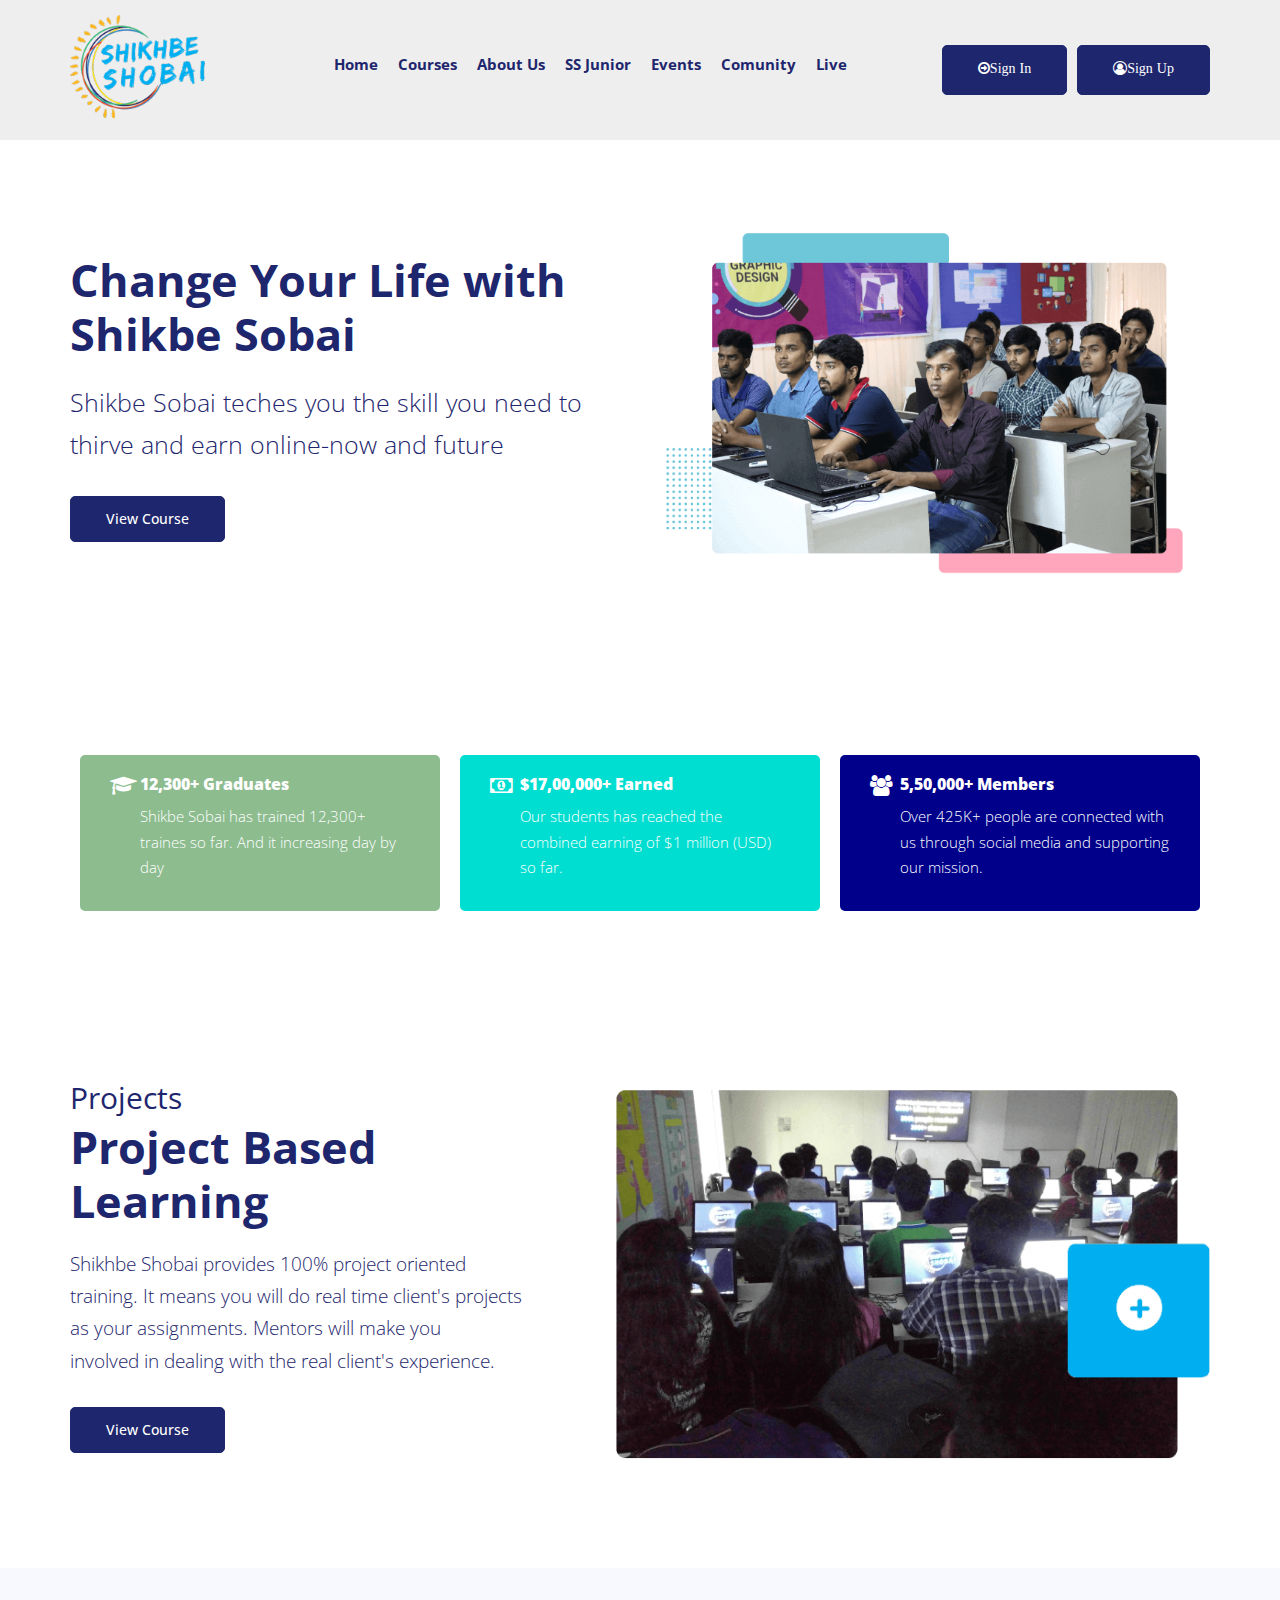
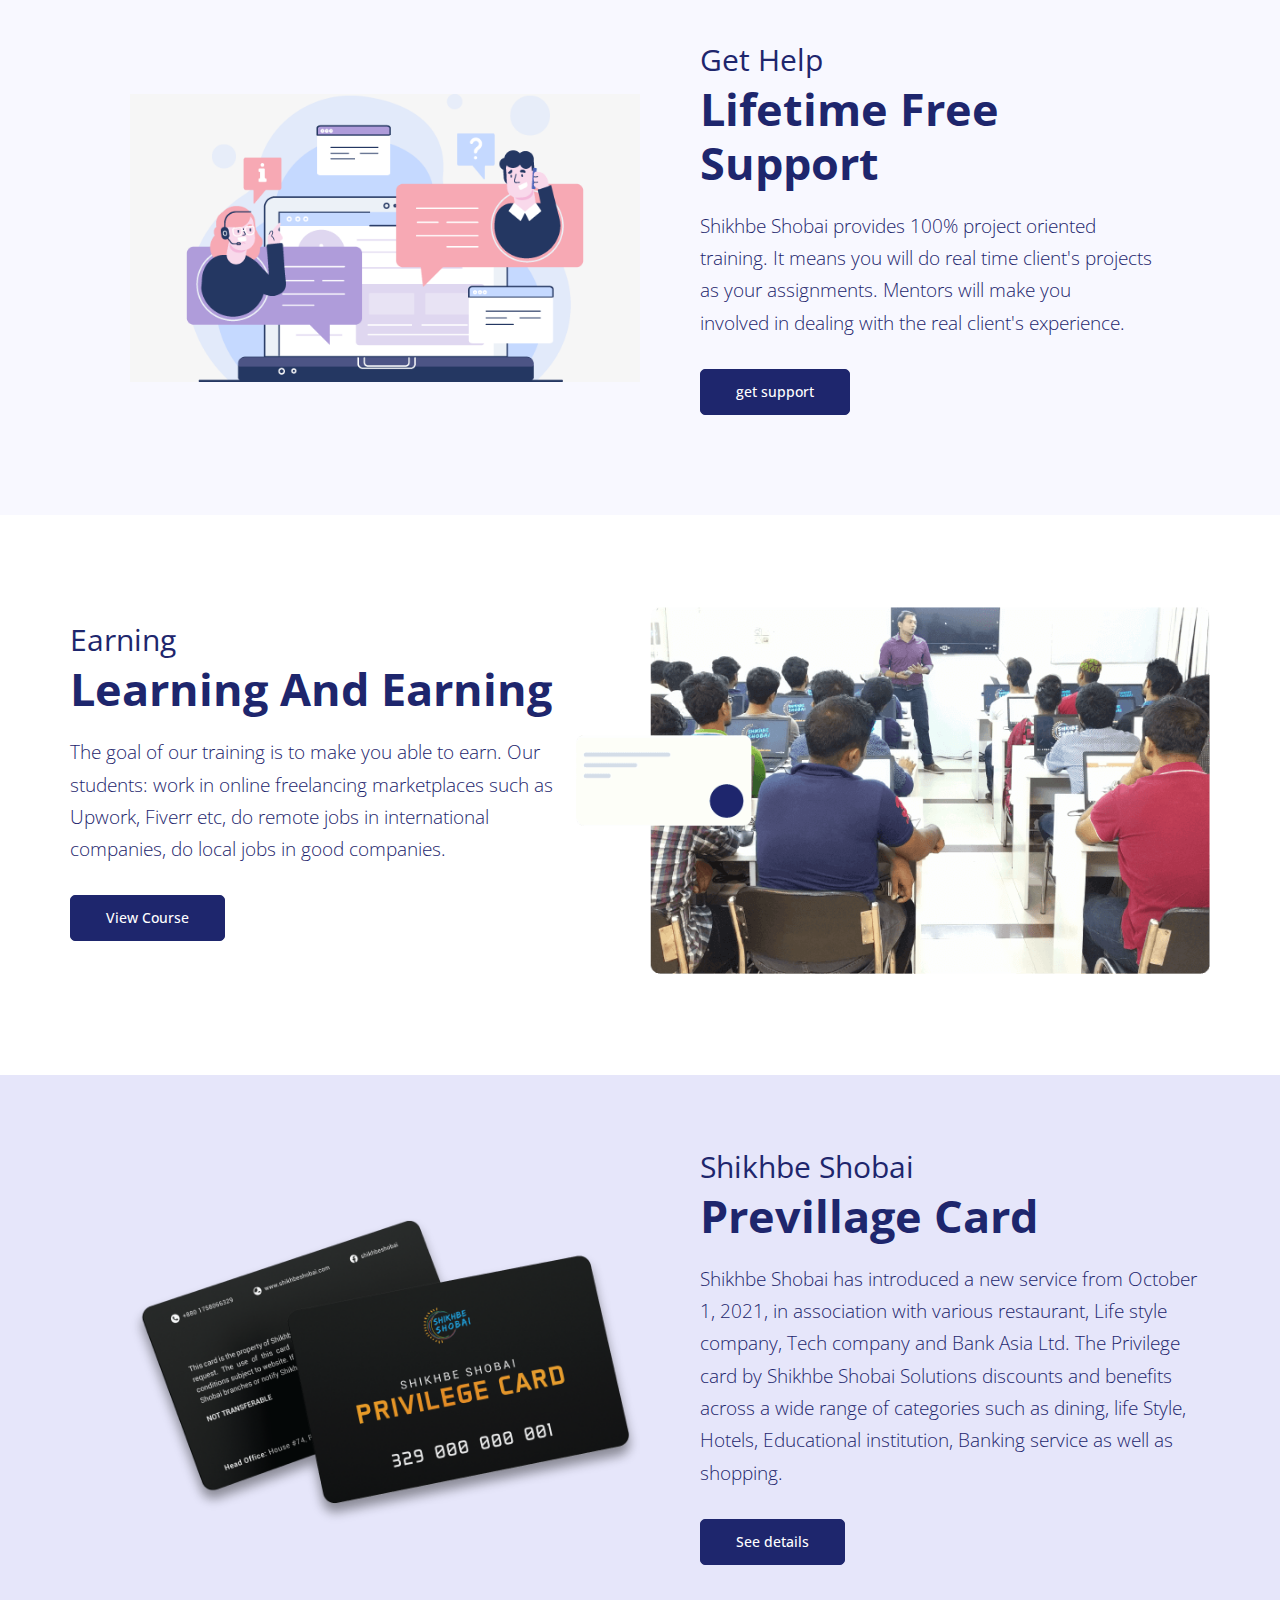
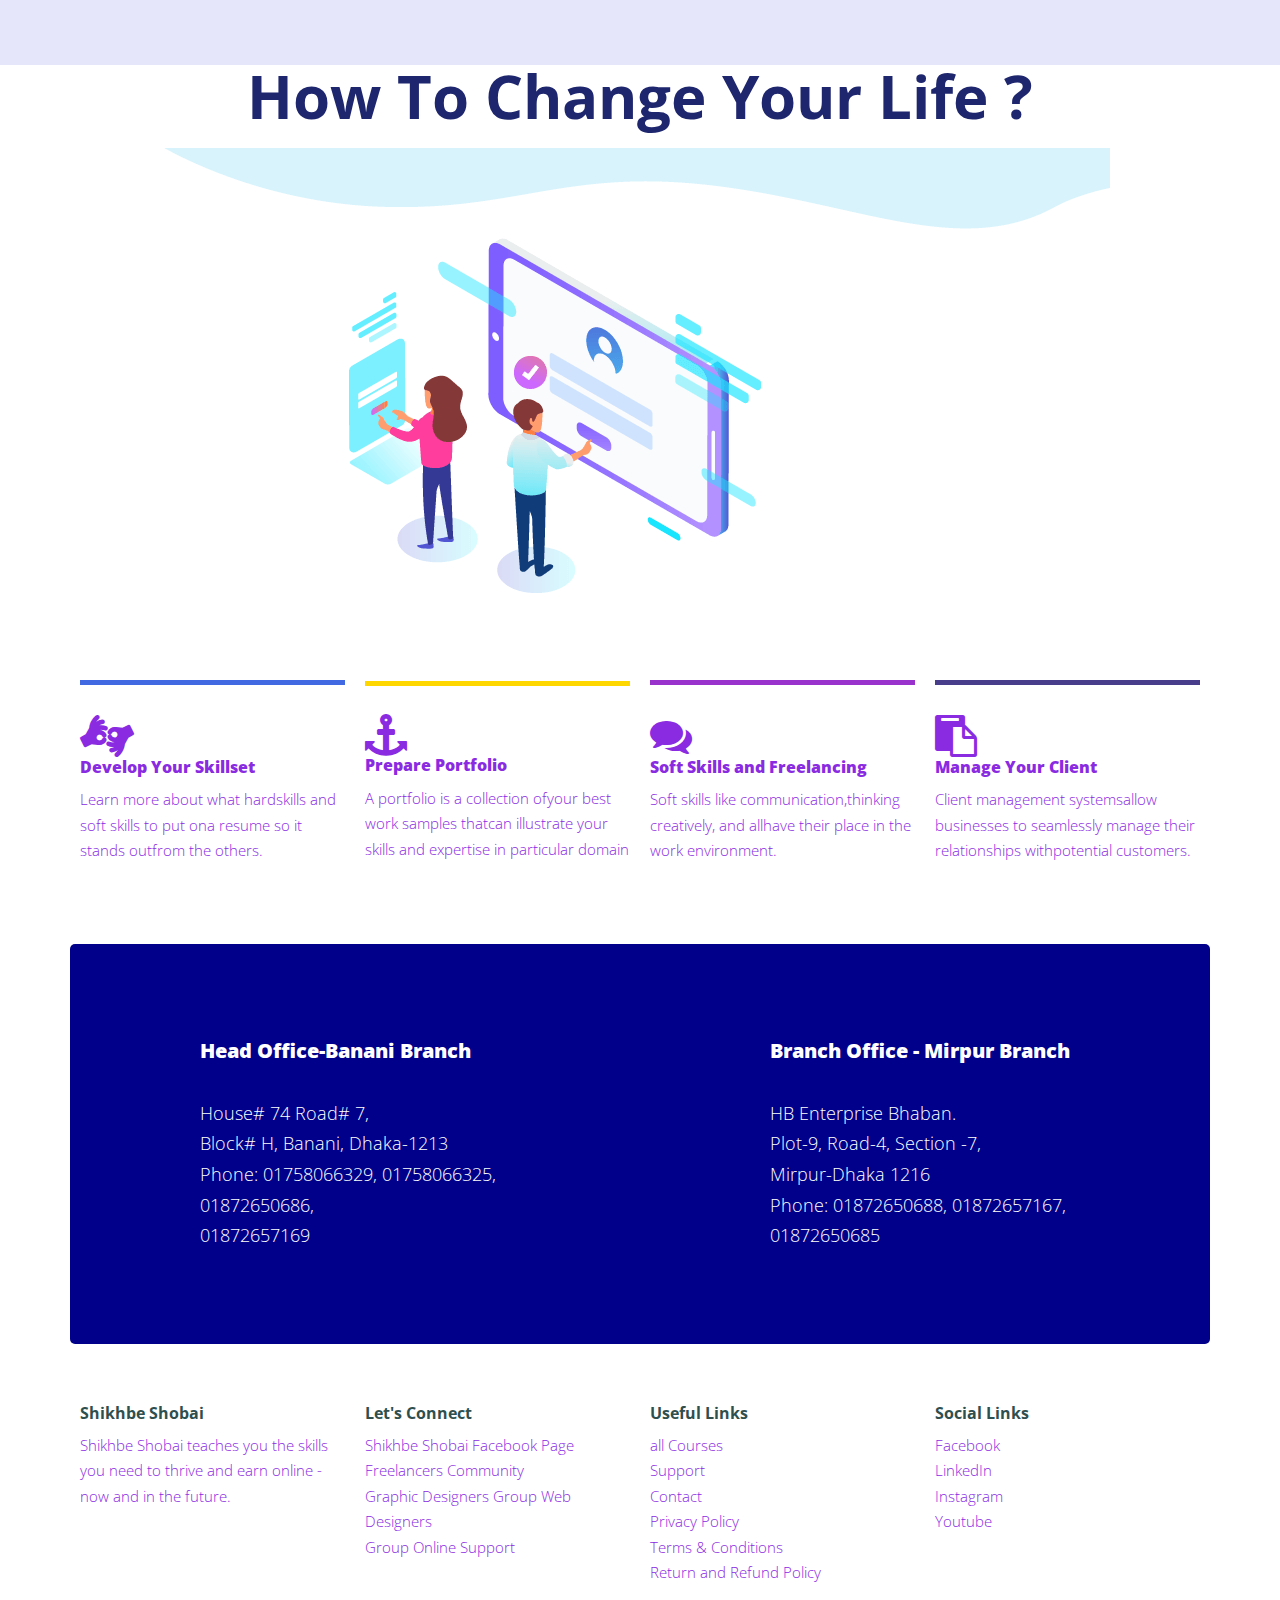
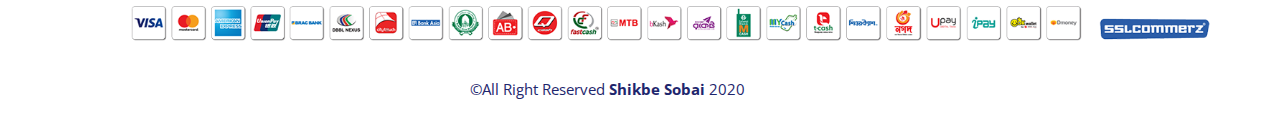
<file: index.html>
<!DOCTYPE html>
<html lang="en">
<head>
	<meta charset="UTF-8">
	<meta name="viewport" content="width=device-width, initial-scale=1.0">
	<title>Shikbe Sobai | Home Page</title>
	<link rel="icon" href="image/Shikhbe-shobai-logo.png">
	
	<!-- style.css link up here -->
	<link rel="stylesheet" href="css/style.css">

	<!-- cloud fare font awesome icon link up here -->
	<link rel="stylesheet" href="https://cdnjs.cloudflare.com/ajax/libs/font-awesome/4.7.0/css/font-awesome.css">
	<!-- font family link up here -->
	<link href="https://fonts.googleapis.com/css2?family=Open+Sans:wght@300;400;500;600;700&family=Source+Code+Pro:wght@200;300;400;500;600;700;900&display=swap" rel="stylesheet">

</head>
<body>

	<!-- header start -->
	<header class="header">
		<div class="container">
			<div class="inner-header">
			<div class="logo">
				<a href="index.html">
					<img src="image/Shikhbe-shobai-logo.png" alt="">
				</a>
			</div>
			<ul class="nav-bar">
				<li><a href="#">Home</a></li>
				<li><a href="#">Courses</a></li>
				<li><a href="#">About Us</a></li>
				<li><a href="#">SS Junior</a></li>
				<li><a href="#">Events</a></li>
				<li><a href="#">Comunity</a></li>
				<li><a href="#">Live</a></li>

			</ul>
			<div class="button-group">
				<a href="#" class="btn-primary"> <i class="fa fa-arrow-circle-o-right">Sign In</i></a>
				<a href="#" class="btn-primary"> <i class="fa fa-user-circle-o">Sign Up</i></a>
			</div>
		</div>
	</div>
</header>
<!-- header section end -->

<!-- banner section start -->
<section class="banner">
	<div class="container">
		<div class="inner-banner">
			<div class="banner-text">
				<h1>Change Your Life with Shikbe Sobai</h1>
				<h4>Shikbe Sobai teches you the skill you need to thirve and earn online-now and future </h4>
				<a href="#" class="btn-primary"> View Course</a>

			</div>
               <div class="banner-img">
			       <img src="image/intro 2nd.png" alt="img-fluid">
               	
               </div>			
		</div>
	</div>
</section>

<!-- banner section end -->


<!-- feature section start -->
   <section class="feature">
   	<div class="container">
   		<div class="inner-feature">
   			<div class="feature-box bg1">
   				<div class="icon">
   					<i class="fa fa-graduation-cap"></i>
   					</div>
                        <div class="content">
   				  	        <h4>12,300+ Graduates</h4>
   				  	             <p>Shikbe Sobai has trained 12,300+ traines so far. And it increasing day by day</p>
   				        </div>
              </div>
              <div class="feature-box bg2">
   				<div class="icon">
   					<i class="fa fa-money"></i>
   					</div>
                        <div class="content">
   				  	        <h4>$17,00,000+ Earned</h4>
   				  	            <p>Our students has reached the combined earning of $1 million (USD) so far.</p>
   				        </div>
              </div>
              <div class="feature-box bg3">
	   				<div class="icon">
	   					<i class="fa fa-users"></i>
	   					</div>
	                        <div class="content">
	   				  	       <h4>5,50,000+ Members</h4>
	   				  	          <p>Over 425K+ people are connected with us through social media and supporting our mission.</p>
	   				        </div>
	           </div>
   		</div>
   	</div>
   </section>



<!-- feature section end -->

<!-- banner-projects feature section start-->
<section class="banner-projects">
	<div class="container">
		<div class="inner-banner-projects">
			<div class="banner-projects-text">
				<p>projects</p>
				<h1>project based <br> learning</h1>
				<h4>Shikhbe Shobai provides 100% project oriented <br>training. It means you will do real time client's projects<br> as your assignments. Mentors will make you<br> involved in dealing with the real client's experience. </h4>

				<a href="#" class="btn-projects-primary"> View Course</a>

			</div>
               <div class="banner-projects-img">
			       <img src="image/image2.png" alt="imgage-projects-fluid">
               	
               </div>			
		</div>
	</div>
</section>
<!-- banner-projects feature section end-->

<!-- banner-get support feature section start-->

<section class="banner-get-support">
	<div class="container">
		<div class="inner-banner-get-support">
               <div class="banner-support-img">
			       <img src="image/Support.png" alt="imgage-support-fluid">
               </div>

               <div class="banner-get-support-text">
			      	<p>get help</p>
			        	<h1>Lifetime Free  <br> Support</h1>
			            	<h4>Shikhbe Shobai provides 100% project oriented <br>training. It means you will do real time client's projects<br> as your assignments. Mentors will make you<br> involved in dealing with the real client's experience. </h4>

				    <a href="#" class="btn-support-primary"> get support</a>
			   </div>
		</div>
	</div>
</section>
<!-- banner-get support feature section end-->

<!-- learning and earning section start -->
<section class="learn-earn">
	<div class="container">
		<div class="inner-feature-learn-earn">
			<div class="inner-feature-learn-earn-text">
				<p>earning</p>
				<h1>learning and earning</h1>
				<h4>The goal of our training is to make you able to earn. Our students: work in online freelancing marketplaces such as Upwork, Fiverr etc, do remote jobs in international companies, do local jobs in good companies.</h4>

				<a href="#" class="btn-learn-earn"> View Course</a>

			</div>

			<div class="inner-feature-learn-earn-img">
				<img src="image/image3.png" alt="">
			</div>
		</div>
	</div>
</section>






<!-- learning and earning section start -->


<!-- sikbe sobai privillage card sections start -->
<section class="previllage-card">
	<div class="container">
		<div class="inner-previllage-card">
			<div class="inner-previllage-card-img">
				<img src="image/Card-Mockup.png" alt="" pre-img>
			</div>
            <div class="inner-previllage-card-text">
            	<p>Shikhbe Shobai</p>
            	<h1>previllage card</h1>
            	<h4>Shikhbe Shobai has introduced a new service from October 1, 2021, in association with various restaurant, Life style company, Tech company and Bank Asia Ltd. The Privilege card by Shikhbe Shobai Solutions discounts and benefits across a wide range of categories such as dining, life Style, Hotels, Educational institution, Banking service as well as shopping.</h4>

				<a href="#" class="btn-previllage-card"> See details</a>

            </div>

		</div>
	</div>
</section>
<!-- sikbe sobai privillage card sections end  -->



<!-- change  sections start  -->


<section class="change">
	<div class="container">
		<div class="inner-change-life">
			<div class="inner-change-life-text">
				<h1>how to change your life ?</h1>
			</div>
			
		</div>
	</div>
</section>


<!-- change  sections end  -->


<!-- change  sections img start  -->
<section class="change-2">
	<div class="container">
		<div class="inner-change-life-2">
			<div class="inner-change-life-2-img">
				<img src="image/tab-1.png" alt="">
			</div>

		
	</div>
</section>



<!-- change  sections img end  -->


<!-- feature  section 2 start -->
<section class="feature-2">
   	<div class="container">
   		<div class="inner-feature-2">
   			<div class="feature-2-box bdrg1">
   				<div class="icon">
                     <i class="fa fa-american-sign-language-interpreting" aria-hidden="true"></i>
   					</div>
                        <div class="content">
   				  	             <h4>Develop Your Skillset</h4>
   				  	             <p>Learn more about what hardskills and soft skills to put ona resume so it stands outfrom the others.</p>
   				        </div>
              </div>


              <div class="feature-2-box bdrg2">
   				  <div class="icon">
								<i class="fa fa-anchor" aria-hidden="true"></i>
   					   </div>
                        <div class="content">
   				  	             <h4>Prepare Portfolio</h4>
   				  	            <p>A portfolio is a collection ofyour best work samples thatcan illustrate your skills and expertise in particular domain</p>
   				        </div>
              </div>


                    <div class="feature-2-box bdrg3">
		   				    <div class="icon">
                               <i class="fa fa-comments" aria-hidden="true"></i>
		   					</div>
	                        <div class="content">
	   				  	          <h4>Soft Skills and Freelancing</h4>
	   				  	          <p>Soft skills like communication,thinking creatively, and allhave their place in the work environment.</p>
	   				        </div>
	                 </div>


	                  <div class="feature-2-box bdrg4">
		   				    <div class="icon">
                             <i class="fa fa-clipboard" aria-hidden="true"></i>
		   					</div>
	                        <div class="content">
	   				  	          <h4>Manage Your Client</h4>
	   				  	          <p>Client management systemsallow businesses to seamlessly manage their relationships withpotential customers.</p>
	   				        </div>
	                 </div>
   		</div>
   	</div>
   </section>




<!-- feature  section 2 end -->


<section class="newslatter">
	<div class="container">
		<div class="inner-feature-newslater-text">
			<div class="feature-newslater-text-box">
				<div class="content">
					<h4>head office-banani branch</h4>
					<p>House# 74 Road# 7,<br>
                  Block# H, Banani, Dhaka-1213 <br>
                  Phone: 01758066329, 01758066325, 01872650686, <br> 01872657169</p>
				</div>
			</div>

			<div class="feature-newslater-text-box">
				<div class="content">
					<h4>Branch Office - Mirpur Branch</h4>
					<p>HB Enterprise Bhaban. <br>
                  Plot-9, Road-4, Section -7,<br>
                  Mirpur-Dhaka 1216 <br>
                  Phone: 01872650688, 01872657167, 01872650685</p>
				</div>
			</div>
		</div>
	</div>
</section>




<!-- footer 2 section end -->

<section class="footer-text">
   	<div class="container">
   		<div class="inner-feature-text">
   			<div class="feature-text-box a1">
                        <div class="content">
   				  	             <h4>Shikhbe Shobai</h4>
   				  	             <p>Shikhbe Shobai teaches you the skills you need to thrive and earn online - now and in the future.</p>
   				        </div>
              </div>


              <div class="feature-text-box b2">
                        <div class="content">
   				  	             <h4>Let's Connect</h4>
   				  	            <p>Shikhbe Shobai Facebook Page <br>Freelancers Community <br>Graphic Designers Group Web Designers <br> Group Online Support</p>
   				        </div>
              </div>

              <div class="feature-text-box c3">
                        <div class="content">
   				  	             <h4>Useful Links</h4>
   				  	            <p>all Courses <br> Support <br>Contact <br>Privacy Policy<br> Terms & Conditions<br> Return and Refund Policy</p>
   				        </div>
              </div>
               <div class="feature-text-box d4">
                        <div class="content">
   				  	             <h4>Social Links</h4>
   				  	            <p>Facebook <br> LinkedIn <br>Instagram <br>Youtube</p>
   				        </div>

              </div>
     </section>
<!-- footer 2 section end -->

<!-- footer image payment strat -->
<section class="footer3">
	<div class="container">
		<div class="inner-footer-image">
			<div class="inner-footer-image-payment">
				<img src="image/ssl_logo.png" alt="">
			</div>

		
	</div>
</section>

<!-- footer image payment end -->




<!-- footer 3 payment  section start -->
<section class="copyright">
	<div class="container">
		<div class="inner-copyright">
			<div class="inner-copyright-text">
				<p>&copy;all right reserved <strong>shikbe sobai </strong> 2020</p>			
			</div>
			
		</div>
	</div>
</section>



   </body>
</html>
</file>
<file: css/style.css>
*{
	padding: 0px;
	margin: 0px;
}
body{
	font-family: 'Open Sans', sans-serif;
	font-size:14px;
	line-height: 1.7em;
	
}
h1, h2, h3, h4, h5, h6{
	font-family: 'Open Sans', sans-serif;

}
a{
	text-decoration: none;
}
a.hover{
	text-decoration: none;
}

img{
	max-width: 100%;
}
.container{
	width: 1140px;
	margin: 0px auto;
}
/*header section start*/
.header{
	width: 100%;
	padding: 15px 0px;
	background: #eee;
}
.inner-header{
	width: 100%;
	display: flex;
	justify-content: space-between;
}
.logo img{
	width: 75%;
}
.inner-header .nav-bar{
	display: flex;
}

.inner-header .nav-bar li{
	list-style: none;
	
}
.inner-header .nav-bar li a{
     display: block;
     margin: 38px 10px 0px;
     text-transform: Capitalize;
     font-size: 15px;
     font-weight: 700;
     color: #1e266d;
     transition: 1s;
}
.inner-header .nav-bar li a:hover{
	color: #00AEEF;
}
.button-group{
	display: flex;
}
.button-group .btn-primary{
	padding: 10px 35px; 
	display: inline-block;
	margin: 30px 0px 30px 10px;
	text-decoration: capitalize;
	background: #1e266d;
	color: #fff;
	border: 1px solid #1e266d;
	border-radius: 5px;
	font-size: 14px;
	font-weight: 700;
	transition: 1s;
}
.button-group .btn-primary:hover{
	background: #00AEEF;
	color: #fff;
	border: 1px solid #00AEEF;


/*header section end*/


/*feature section start*/

}
.banner{
	width: 100%;
	padding: 80px 0px;

}
.banner .inner-banner{
	display: flex;
	align-items: center;

}
.banner .inner-banner .banner-text{
	flex-basis: 50%;
}
.banner .inner-banner .banner-text h1{
	font-size: 45px;
    line-height: 1.2em;
    font-weight: 700;
    color: #1e266d;
    margin: 0px 0px 20px;

}
.banner .inner-banner .banner-text h4{
	font-size: 25px;
    line-height: 1.7em;
    font-weight: 300;
    color: #1e266d;
    margin: 0px 0px 10px;

}
.btn-primary{
	padding: 10px 35px; 
	display: inline-block;
	margin: 20px 0px 20px 0px;
	background: #1e266d;
	text-decoration: capitalize;
	color: #fff;
	border: 1px solid #1e266d;
	border-radius: 5px;
	font-size: 14px;
	font-weight: 500;
	transition: 1s;
}
.btn-primary:hover{
	background: #00AEEF;
	color: #fff;
	border: 1px solid #00AEEF;


}
.banner .banner-img{
	flex-basis: 50%;

}
.banner .banner-img .img-fluid{
	width: 100%;
	flex-basis: 50%;
}
.feature{
	width: 100%;
	padding: 80px 0px;
}
.inner-feature{
	display: flex;

}
.feature-box{
	display: flex;
	background: #4B0082;
	flex-basis: 33%;
	margin: 0px 10px 0px;
	padding: 20px 30px;
	border-radius: 5px;
}
.feature-box .icon{
	flex-basis: 10%;
	color: #fff;

}
.feature-box .icon .fa{
	font-size: 150%;
}
.feature-box .content{
	flex-basis: 90%;

}
.feature-box .content h4{
	font-size: 16px;
	line-height: 1.2em;
	font-weight: 800;
	color: #FFF;
	margin: 0px 0px 10px;

}
.feature-box .content p{
	font-size: 15px;
	line-height: 1.7em;
	font-weight: 200;
	color: #FFF;
	margin: 0px 0px 10px;
}

.bg1{
	background: #8DBC8F;

}
.bg2{
    background: #00DED1;
}
.bg3{
	background:#00008B

}

/*feature section end*/


/*banner section start*/


.banner-projects{
	width: 100%;
	padding: 80px 0px;
}
.banner-projects .inner-banner-projects{
	display: flex;
	align-items: center;
}
.banner-projects-text{
	flex-basis: 50%;

}
.banner-projects-text p{
	font-size: 30px;
	text-transform: capitalize;
	color: #1e266d;
	padding: 0px 0px 10px;
}
.banner-projects-text h1{
	font-size: 45px;
    line-height: 1.2em;
    text-transform: capitalize;
    font-weight: 700;
    color: #1e266d;
    margin: 0px 0px 20px;

}
.banner-projects-text h4{
	font-size: 19px;
    line-height: 1.7em;
    font-weight: 300;
    color: #1e266d;
    margin: 0px 0px 10px;

}
.banner-projects-text .btn-projects-primary{
	padding: 10px 35px; 
	display: inline-block;
	margin: 20px 0px 20px 0px;
	background: #1e266d;
	text-decoration: capitalize;
	color: #fff;
	border: 1px solid #1e266d;
	border-radius: 5px;
	font-size: 14px;
	font-weight: 500;
	transition: 1s;


}
.banner-projects-text .btn-projects-primary:hover{
	background: #00AEEF;
	color: #fff;
	border: 1px solid #00AEEF;
}
/*banner section start*/



/*support sectio start*/
.banner-get-support{
	width: 100%;
	padding: 80px 0px;
	background: #F8F8FF;

}
.inner-banner-get-support{
	display: flex;
	align-items: center;

}
.inner-banner-get-support .banner-support-img{
	flex-basis: 50%;
	padding: 0px 60px 0px;
}
.inner-banner-get-support .banner-support-img .imgage-support-fluid{
	width: 100%;
	flex-basis: 50%;
}
 .inner-banner-get-support .banner-get-support-text{
 	flex-basis: 50%;
 }
 .inner-banner-get-support .banner-get-support-text p{
 	font-size: 30px;
	text-transform: capitalize;
	color: #1e266d;
	margin: 0px 0px 10px;
 }


.inner-banner-get-support .banner-get-support-text h1{
	font-size: 45px;
    line-height: 1.2em;
    text-transform: capitalize;
    font-weight: 700;
    color: #1e266d;
    margin: 0px 0px 20px;
}
.inner-banner-get-support .banner-get-support-text h4{
	font-size: 19px;
    line-height: 1.7em;
    font-weight: 300;
    color: #1e266d;
    margin: 0px 0px 10px;

}
.inner-banner-get-support .btn-support-primary {
	padding: 10px 35px; 
	display: inline-block;
	margin: 20px 0px 20px 0px;
	background: #1e266d;
	text-decoration: capitalize;
	color: #fff;
	border: 1px solid #1e266d;
	border-radius: 5px;
	font-size: 14px;
	font-weight: 500;
	transition: 1s;

}
.inner-banner-get-support .btn-support-primary:hover{
	background: #00AEEF;
	color: #fff;
	border: 1px solid #00AEEF

}
/* support section end */


/*learn and earn start*/

.learn-earn{
	width: 100%;
	padding: 80px 0px;


}
.learn-earn .inner-feature-learn-earn{
	display: flex;
	align-items: center;

}
.learn-earn .inner-feature-learn-earn .inner-feature-learn-earn-text{
	flex-basis: 50%;

}

.learn-earn .inner-feature-learn-earn .inner-feature-learn-earn-text p{
	font-size: 30px;
	text-transform: capitalize;
	color: #1e266d;
	margin: 0px 0px 10px;
}

.learn-earn .inner-feature-learn-earn .inner-feature-learn-earn-text h1{
	font-size: 45px;
    line-height: 1.2em;
    text-transform: capitalize;
    font-weight: 700;
    color: #1e266d;
    margin: 0px 0px 20px;

}
.learn-earn .inner-feature-learn-earn .inner-feature-learn-earn-text h4{
	font-size: 19px;
    line-height: 1.7em;
    font-weight: 300;
    color: #1e266d;
    margin: 0px 0px 10px;

}
.learn-earn .inner-feature-learn-earn .inner-feature-learn-earn-text .btn-learn-earn{
	padding: 10px 35px; 
	display: inline-block;
	margin: 20px 0px 20px 0px;
	background: #1e266d;
	text-decoration: capitalize;
	color: #fff;
	border: 1px solid #1e266d;
	border-radius: 5px;
	font-size: 14px;
	font-weight: 500;
	transition: 1s;

}
.learn-earn .inner-feature-learn-earn .inner-feature-learn-earn-text .btn-learn-earn:hover{
	background: #00AEEF;
	color: #fff;
	border: 1px solid #00AEEF
}
/* learn and earn end */


/*previllage card section stat*/
.previllage-card{
	width: 100%;
	padding: 80px 0px;
	background: #E6E6FA;
}
.previllage-card .inner-previllage-card{
    display: flex;
  	align-items: center;
}
.previllage-card .inner-previllage-card .inner-previllage-card-img{
	flex-basis: 50%;
	padding: 0px 60px 10px;
}
.previllage-card .inner-previllage-card .pre-img{
	width: 100%;
	flex-basis: 50%;
}
.previllage-card .inner-previllage-card-text{
	flex-basis: 50%;
}
.previllage-card .inner-previllage-card-text p{
	font-size: 30px;
	text-transform: capitalize;
	color: #1e266d;
	margin: 0px 0px 10px;

}

.previllage-card .inner-previllage-card-text h1{
	font-size: 45px;
    line-height: 1.2em;
    text-transform: capitalize;
    font-weight: 700;
    color: #1e266d;
    margin: 0px 0px 20px;
}
.previllage-card .inner-previllage-card-text h4{
	font-size: 19px;
    line-height: 1.7em;
    font-weight: 300;
    color: #1e266d;
    margin: 0px 0px 10px;

}
.previllage-card .btn-previllage-card{
	padding: 10px 35px; 
	display: inline-block;
	margin: 20px 0px 20px 0px;
	background: #1e266d;
	text-decoration: capitalize;
	color: #fff;
	border: 1px solid #1e266d;
	border-radius: 5px;
	font-size: 14px;
	font-weight: 500;
	transition: 1s;

}
.previllage-card .btn-previllage-card:hover{
	background: #00AEEF;
	color: #fff;
	border: 1px solid #00AEEF
}




/*previllage card section end*/



/*change life section2 start*/

.change{
	width: 100%;
	padding: 20px 0px;

}
.change .inner-change-life{
	display: flex;
  	align-items: center;
}
.change .inner-change-life .inner-change-life-text{
	flex-basis: 100%;
	font-size: 30px;
	color: #1e266d;
	text-align: center;
	text-transform: capitalize;
}



.change-2{
	width: 80%;
	padding: 20px 0px;

}
.change .inner-change-life-2{
	display: flex;
  	align-items: center;
}

.change .inner-change-life-2 .inner-change-life-2-img{
	flex-basis: 100%;
}




/*change life section2 end*/


/* start feature 2section */
.feature-2{
	width: 100%;
	padding: 10px 0px;

}
.feature-2 .inner-feature-2{
	display: flex;
	align-items: center;

}

.feature-2 .inner-feature-2 .feature-2-box{
	flex-basis: 50%;
	margin: 0px 10px;
}

}
.feature-2 .inner-feature-2 .feature-2-box h4{
    font-size: 16px;
	line-height: 1.2em;
	color: #FFF;
	margin: 0px 0px 10px;
}
.
.feature-2 .inner-feature-2 .feature-2-box p{
	font-size: 14px;
	line-height: 1.2em;
	font-weight: 800;
	color: #FFF;
	margin: 0px 0px 10px;;
}

.feature-2-box .icon{
	width: 	40px;
	flex-basis: 50%;
	color: #8A2BE2;

}
.feature-2-box .icon .fa{
	font-size: 300%;
}
.feature-box .content{
	flex-basis: 90%;

}
.feature-2-box .content h4{
	font-size: 16px;
	line-height: 1.2em;
	font-weight: 800;
	color: #8A2BE2;
	margin: 0px 0px 10px;

}
.feature-2-box .content p{
	font-size: 15px;
	line-height: 1.7em;
	font-weight: 200;
	color: #8A2BE2;
	margin: 0px 0px 10px;
}
.bdrg1{
	background: #fff;
	border-top: 5px solid #4169E1;
	padding: 30px 0px;
}
.bdrg2{
	background: #fff;
	border-top: 5px solid #FFD700;
	padding: 28px 0px;;
	width: 265px;
	height: 162px;
}

.bdrg3{
	background: #fff;
	border-top: 5px solid #9932CC;
	padding: 30px 0px;
}
.bdrg4{
	background: #fff;
	border-top: 5px solid #483D8B;
	padding: 30px 0px;
}
/* end feature 2section */

/*newslater section start*/
.newslatter{
	width: 100%;
	padding: 30px 0px;
}
.newslatter .inner-feature-newslater-text{
	display: flex;
	align-items: center;
	background: #00008B;
	border-radius: 5px;

}
.newslatter .inner-feature-newslater-text .feature-newslater-text-box{
 	flex-basis: 50%;
	margin: 0px 10px;
	width: 480px;
	height: 400px;

}
.newslatter .inner-feature-newslater-text .feature-newslater-text-box h4{
	padding: 95px 120px 20px;
	font-size: 20px;
	line-height: 1.2em;
	font-weight: 800;
	text-transform: capitalize;
	color: #fff;
	margin: 0px 0px 10px;


}
.newslatter .inner-feature-newslater-text .feature-newslater-text-box p{
	padding: 5px 120px 20px;
	font-size: 18px;
	line-height: 1.7em;
	font-weight: 200;
	text-transform: capitalize;
    color: #fff;
	margin: 0px 0px 10px;


}

/*newslater section end*/


/* start footer 2section */

.footer-text{
	width: 100%;
	padding: 30px 0px;

}
.footer-text .inner-feature-text{
	display: flex;
	align-items: center;

}
    
 .footer-text .inner-feature-text .feature-text-box{
 	flex-basis: 50%;
	margin: 0px 10px;
}
 .footer-text .inner-feature-text .feature-text-box h4{
 	 font-size: 16px;
	line-height: 1.2em;
	margin: 0px 0px 10px;
}
 .footer-text .inner-feature-text .feature-text-box p{
 	font-size: 15px;
	line-height: 1.7em;
	font-weight: 200;
	color: #8A2BE2;
	margin: 0px 0px 10px;

 }
 .a1{
 	color: #2F4F4F;
 	width: 265px;
 	height: 162px;


 }
 .b2{
 	color:  #2F4F4F;
 	width: 265px;
 	height: 162px;
 }
 .c3{
 	color:  #2F4F4F;
     width: 265px;
 	height: 162px;
 }
 .d4{
 	color:  #2F4F4F;
     width: 265px;
 	height: 162px;
 }
/* end footer 2section */



/*footer image payment start*/

.footer3{
	width: 100%;
	padding: 10px 0px;
}
.footer3 .inner-footer-image{
	display: flex;
	align-items: center;
}
.footer3 .inner-footer-image .inner-footer-image-payment{
	flex-basis: 100%;
}

/*footer image payment end*/

/*copy right section start*/
.copyright{
	width: 100%;
	padding: 20px 0px;

}
.copyright .inner-copyright{
	display: flex;
  	align-items: center;
}
.copyright .inner-copyright .inner-copyright-text p{
	flex-basis: 100%;
	font-size: 15px;
	color: #1e266d;
	text-align: center;
	text-transform: capitalize;
	padding: 0px 400px 0px;
}


/*copy right section end*/
</file>
